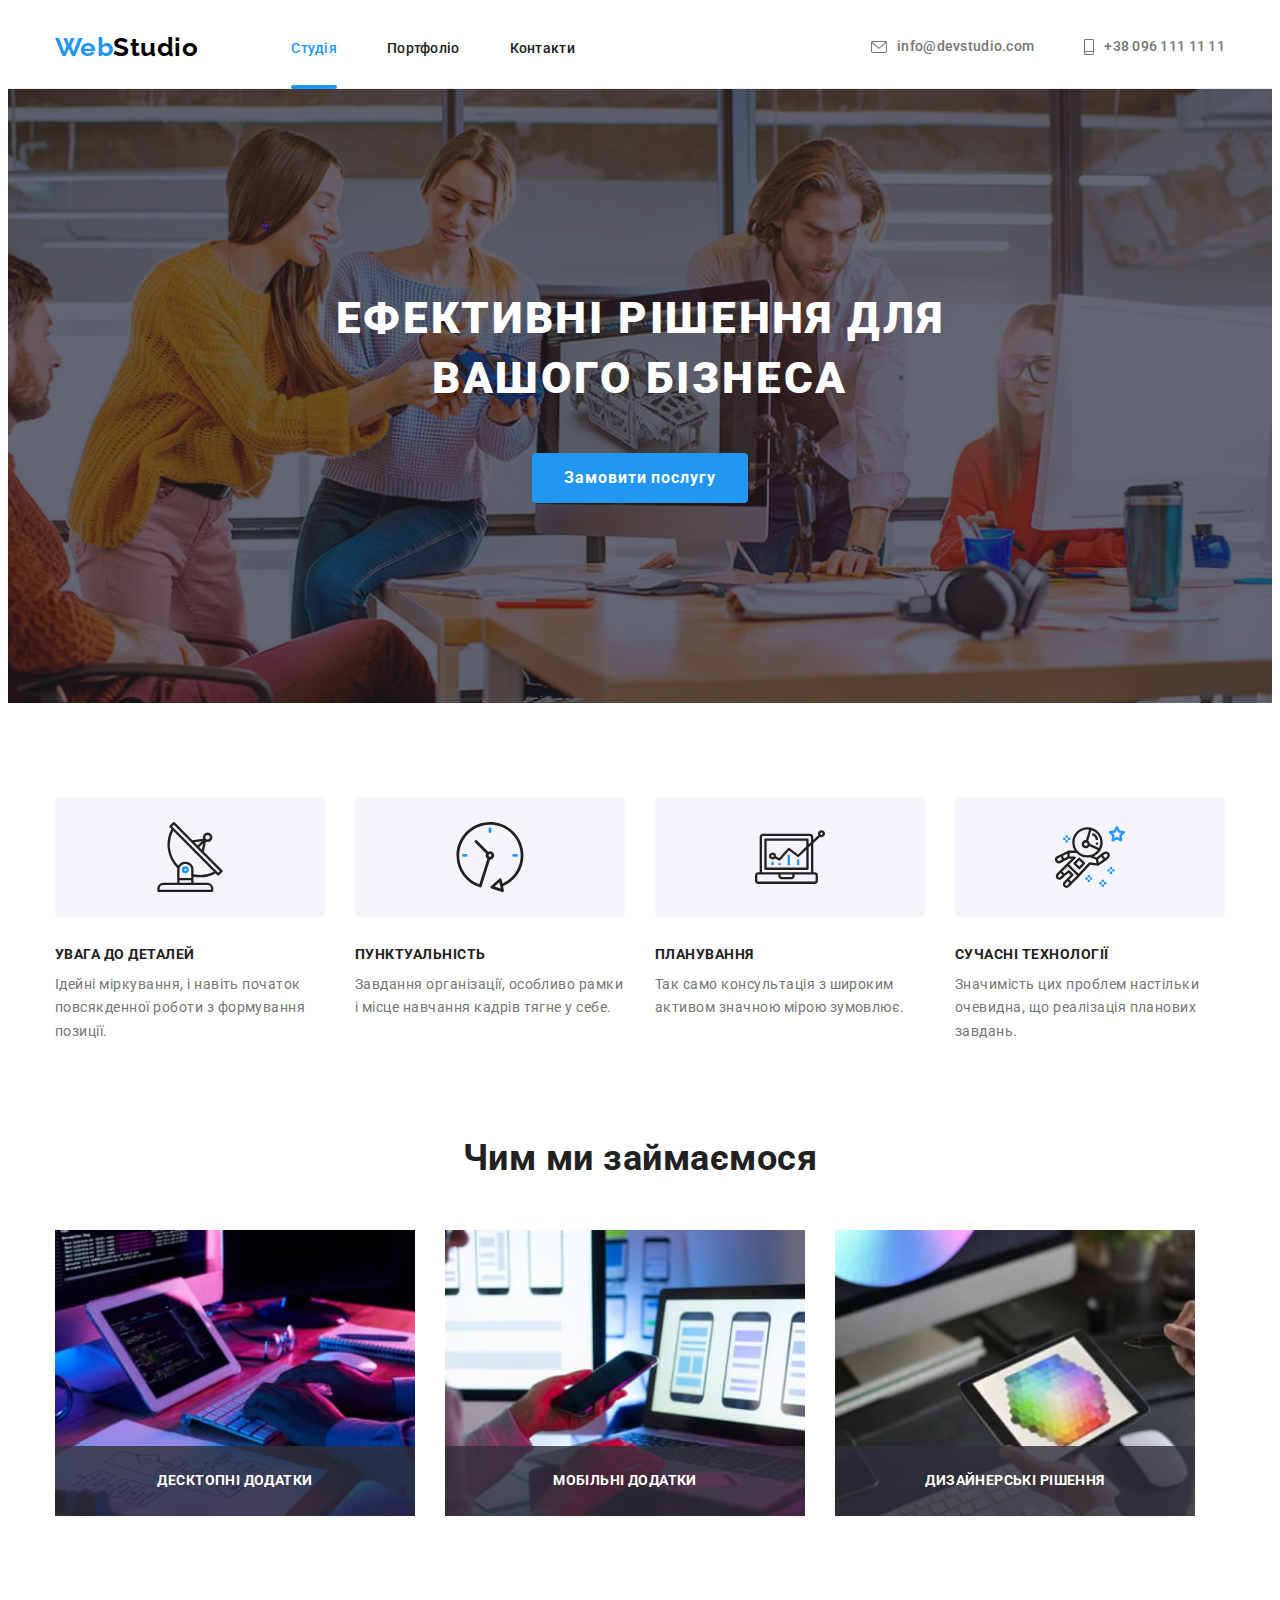
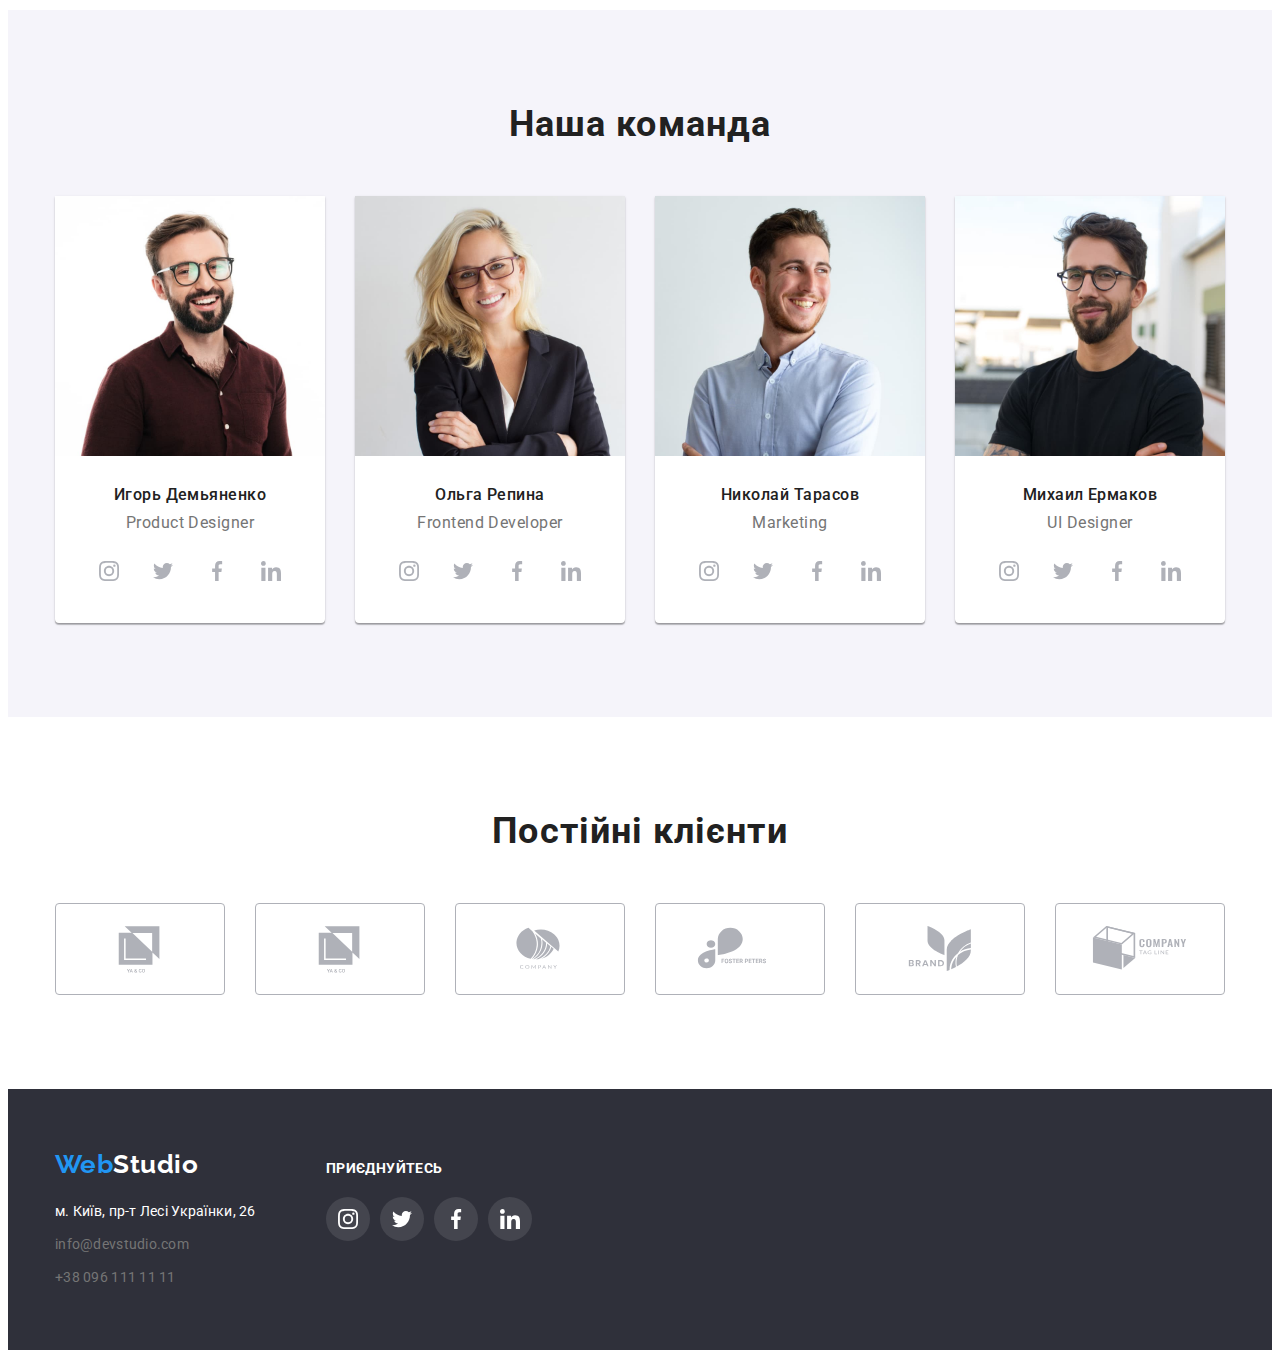
<file: index.html>
<!DOCTYPE html>
<html lang="ua">
<head>
    <meta charset="UTF-8">
    <meta http-equiv="X-UA-Compatible" content="IE=edge">
    <meta name="viewport" content="width=device-width, initial-scale=1.0">
    <title>WebStudio</title>
    <link rel="preconnect" href="https://fonts.googleapis.com">
    <link rel="preconnect" href="https://fonts.gstatic.com" crossorigin>
    <link href="https://fonts.googleapis.com/css2?family=Raleway:wght@700&family=Roboto:wght@400;500;700;900&display=swap" rel="stylesheet">
    <link
            rel="stylesheet"
            href="https://cdnjs.cloudflare.com/ajax/libs/modern-normalize/1.1.0/modern-normalize.min.css"
            integrity="sha512-wpPYUAdjBVSE4KJnH1VR1HeZfpl1ub8YT/NKx4PuQ5NmX2tKuGu6U/JRp5y+Y8XG2tV+wKQpNHVUX03MfMFn9Q=="
            crossorigin="anonymous"
            referrerpolicy="no-referrer"
        />
    <link rel="stylesheet" href="./css/styles.css">
</head>
<body>
    <header class="header">
        <div class="container header-container">
            <nav class="header-container">
                <a class="link header-logo" href="./index.html"> <span class="logo logo-font">Web</span><span class="logo1 logo-font">Studio</span></a>
                <ul class="list header-list">
                    <li><a class="navigation-header current link" href="./index.html">Студія</a></li>
                    <li><a class="navigation-header link" href="./portfolio.html">Портфоліо</a></li>
                    <li><a class="navigation-header link" href="">Контакти</a></li>
    
                </ul> 
            </nav>
            <ul class="list header-connect ">
                <li class="navigation-header">
                    

                        
                    <a class="navigation contact-color footer-img-a footer-img link" href="mailto:info@devstudio.com"><svg class="navigation-header-img" width="16" height="12">
                        <use class="" href="./img/lessons4/symbol-defs.svg#icon-envelope-hover-2"></use>
                        </svg>info@devstudio.com</a>
                    
                </li>
                
                <li class="navigation-header">
                    
                    <a class="navigation contact-color footer-img-a  link" href="tel:+380961111111"><svg class="navigation-header-img" width="10" height="16">
                        <use href="./img/lessons4/symbol-defs.svg#icon-smartphone-1"></use>
                        </svg>+38 096 111 11 11</a>
                
                </li>
            </ul>
        </div>
        
    </header>

    <main>
        <section class="hero">
            <div class="container">
                <h1 class="hero-title hero-text">ЕФЕКТИВНІ РІШЕННЯ ДЛЯ ВАШОГО БІЗНЕСА</h1>
                <button class="hero-title-btn" type="button" data-modal-open>Замовити послугу</button>  
        </section>

        <section class="section-benefits">
            <div class="container">
                <ul class="list container-benefits benefits-title ">
                    <li>
                        <div class="benefits-img">                        
                                <svg width="70" height="70">
                                <use href="./img/lessons4/symbol-defs.svg#icon-antenna-1"></use>
                                </svg>   
                        </div>
                        <h3 class="section-name">УВАГА ДО ДЕТАЛЕЙ</h3>
                        <p class="section-title">Ідейні міркування, і навіть початок повсякденної роботи з формування позиції.</p>
                        
                    </li>
                    <li>
                        <div class="benefits-img">
                            <svg  width="70" height="70">
                            <use href="./img/lessons4/symbol-defs.svg#icon-clock-1"></use>
                            </svg>
                        </div>
                        <h3 class="section-name">ПУНКТУАЛЬНІСТЬ</h3>
                        <p class="section-title">Завдання організації, особливо рамки і місце навчання кадрів тягне у себе.</p>  
                    </li>
                    <li>
                        <div class="benefits-img">
                            
                                <svg  width="70" height="70">
                                <use href="./img/lessons4/symbol-defs.svg#icon-diagram-1"></use>
                                </svg>
                            
                        </div>
                        <h3 class="section-name">ПЛАНУВАННЯ</h3>
                        <p class="section-title">Так само консультація з широким активом значною мірою зумовлює.</p>
                    </li>
                    <li>
                        <div class="benefits-img">
                            <svg width="70" height="70">
                            <use href="./img/lessons4/symbol-defs.svg#icon-astronaut-1"></use>
                            </svg>
                        
                    </div>
                        <h3 class="section-name">СУЧАСНІ ТЕХНОЛОГІЇ</h3>
                        <p class="section-title">Значимість цих проблем настільки очевидна, що реалізація планових завдань.</p>
                    </li>
                </ul>
            </div>
        </section>
        <section class="section-doing-title">
            <div class="container">
                
                <h2 class="section-doing">Чим ми займаємося</h2>
            
                <ul class="list section-doing-picture">
                    <li class="section-doing-text-title"><img src="./img/what are we doing1.jpg" alt="What are we doing" width="370 px section-doing-picture">
                    <p class="section-doing-text">Десктопні додатки</p>
                    </li>
                    <li class="section-doing-text-title"><img src="./img/what are we doing2.jpg" alt="What are we doing" width="370 px section-doing-picture">
                    <p class="section-doing-text">Мобільні додатки</p></li>
                    <li class="section-doing-text-title"><img src="./img/what are we doing3.jpg" alt="What are we doing" width="370 px section-doing-picture">
                    <p class="section-doing-text">Дизайнерські рішення</p></li>
                </ul>
            </div>  
        </section>

        <section class="section section-background">
            <div class="container container-team">
                <h2 class="section-team-title">Наша команда</h2>
                <ul class="list section-corporate">
                    <li class="section-corporate-team"> <img src="./img/Product Designer.jpg" alt="Product Designer" width="270 px">
                    <h3 class="section-team">Игорь Демьяненко</h3> <p class="section-title description">Product Designer</p>
                    <ul class="team-social">
                        <li class="team-social-item list">
                            <a href="" class="team-social-list">
                                <svg class="team-social-icon" width="20" height="20">
                                <use href="./img/lessons4/symbol-defs.svg#icon-instagram-2"></use>
                                </svg>
                            </a></li>
                            <li class="team-social-item list">
                                <a href="" class="team-social-list">
                                    <svg class="team-social-icon" width="20" height="20">
                                    <use href="./img/lessons4/symbol-defs.svg#icon-twitter-1"></use>
                                    </svg>
                                </a></li>
                                <li class="team-social-item list">
                                    <a href="" class="team-social-list">
                                        <svg class="team-social-icon" width="20" height="20">
                                        <use href="./img/lessons4/symbol-defs.svg#icon-facebook-1"></use>
                                        </svg>
                                    </a></li>
                                    <li class="team-social-item list">
                                        <a href="" class="team-social-list">
                                            <svg class="team-social-icon" width="20" height="20">
                                            <use href="./img/lessons4/symbol-defs.svg#icon-linkedin-1"></use>
                                            </svg>
                                        </a></li>
                    </ul> </li>
                    <li class="section-corporate-team"><img src="./img/Frontend Developer.jpg" alt="Frontend Developer" width="270 px">
                    <h3 class="section-team">Ольга Репина</h3> <p class="section-title description">Frontend Developer</p>
                    <ul class="team-social">
                        <li class="team-social-item list">
                            <a href="" class="team-social-list">
                                <svg class="team-social-icon" width="20" height="20">
                                <use href="./img/lessons4/symbol-defs.svg#icon-instagram-2"></use>
                                </svg>
                            </a></li>
                            <li class="team-social-item list">
                                <a href="" class="team-social-list">
                                    <svg class="team-social-icon" width="20" height="20">
                                    <use href="./img/lessons4/symbol-defs.svg#icon-twitter-1"></use>
                                    </svg>
                                </a></li>
                                <li class="team-social-item list">
                                    <a href="" class="team-social-list">
                                        <svg class="team-social-icon" width="20" height="20">
                                        <use href="./img/lessons4/symbol-defs.svg#icon-facebook-1"></use>
                                        </svg>
                                    </a></li>
                                    <li class="team-social-item list">
                                        <a href="" class="team-social-list">
                                            <svg class="team-social-icon" width="20" height="20">
                                            <use href="./img/lessons4/symbol-defs.svg#icon-linkedin-1"></use>
                                            </svg>
                                        </a></li>
                    </ul></li>
                    <li class="section-corporate-team"><img src="./img/Marketing.jpg" alt="Marketing" width="270 px">
                    <h3 class="section-team">Николай Тарасов</h3> <p class="section-title description">Marketing</p>
                    <ul class="team-social">
                        <li class="team-social-item list">
                            <a href="" class="team-social-list">
                                <svg class="team-social-icon" width="20" height="20">
                                <use href="./img/lessons4/symbol-defs.svg#icon-instagram-2"></use>
                                </svg>
                            </a></li>
                            <li class="team-social-item list">
                                <a href="" class="team-social-list">
                                    <svg class="team-social-icon" width="20" height="20">
                                    <use href="./img/lessons4/symbol-defs.svg#icon-twitter-1"></use>
                                    </svg>
                                </a></li>
                                <li class="team-social-item list">
                                    <a href="" class="team-social-list">
                                        <svg class="team-social-icon" width="20" height="20">
                                        <use href="./img/lessons4/symbol-defs.svg#icon-facebook-1"></use>
                                        </svg>
                                    </a></li>
                                    <li class="team-social-item list">
                                        <a href="" class="team-social-list">
                                            <svg class="team-social-icon" width="20" height="20">
                                            <use href="./img/lessons4/symbol-defs.svg#icon-linkedin-1"></use>
                                            </svg>
                                        </a></li>
                    </ul></li>
                    <li class="section-corporate-team"><img src="./img/UI Designer.jpg" alt="UI Designer" width="270 px">
                    <h3 class="section-team">Михаил Ермаков</h3> <p class="section-title description">UI Designer</p>
                    <ul class="team-social">
                        <li class="team-social-item list">
                            <a href="" class="team-social-list">
                                <svg class="team-social-icon" width="20" height="20">
                                <use href="./img/lessons4/symbol-defs.svg#icon-instagram-2"></use>
                                </svg>
                            </a></li>
                            <li class="team-social-item list">
                                <a href="" class="team-social-list">
                                    <svg class="team-social-icon" width="20" height="20">
                                    <use href="./img/lessons4/symbol-defs.svg#icon-twitter-1"></use>
                                    </svg>
                                </a></li>
                                <li class="team-social-item list">
                                    <a href="" class="team-social-list">
                                        <svg class="team-social-icon" width="20" height="20">
                                        <use href="./img/lessons4/symbol-defs.svg#icon-facebook-1"></use>
                                        </svg>
                                    </a></li>
                                    <li class="team-social-item list">
                                        <a href="" class="team-social-list">
                                            <svg class="team-social-icon" width="20" height="20">
                                            <use href="./img/lessons4/symbol-defs.svg#icon-linkedin-1"></use>
                                            </svg>
                                        </a></li>
                    </ul></li>
                </ul>
            </div>   
        </section>

        <section class="section-clients">
            
            <div class="container">
                <h2 class="client-title">Постійні клієнти</h2>
            <ul class="client-post-title">
                <li class="client-item list">
                    <a href="" class="client-img" >
                        <svg class="client-icon" width="106" height="60">
                        <use href="./img/lessons4/symbol-defs.svg#icon-Logo"></use>
                        </svg>
                    </a></li>
                    <li class="client-item list">
                        <a href="" class="client-img">
                            <svg class="client-icon" width="106" height="60">
                            <use href="./img/lessons4/symbol-defs.svg#icon-Logo"></use>
                            </svg>
                    </a></li>
                <li class="client-item list">
                    <a href="" class="client-img">
                        <svg class="client-icon" width="106" height="60">
                        <use href="./img/lessons4/symbol-defs.svg#icon-Logo-2"></use>
                        </svg>
                    </a></li>
                <li class="client-item list">
                    <a href="" class="client-img">
                        <svg class="client-icon" width="106" height="60">
                        <use href="./img/lessons4/symbol-defs.svg#icon-Logo-3"></use>
                        </svg>
                    </a></li>  
                <li class="client-item list">
                    <a href="" class="client-img">
                        <svg class="client-icon" width="106" height="60">
                        <use href="./img/lessons4/symbol-defs.svg#icon-Logo-4"></use>
                        </svg>
                    </a></li>
                <li class="client-item list">
                    <a href="" class="client-img">
                        <svg class="client-icon" width="106" height="60">
                        <use href="./img/lessons4/symbol-defs.svg#icon-Logo-5"></use>
                        </svg>
                    </a></li>        
        </ul>
    </div>
        </section>
    </main>
    <footer class="footer">
        <div class="container footer-container">
            <div class="footer-section">
            <div class="footer-logo">
            <a class="link footer-logo" href="index.html"> <span class="logo logo-font">Web</span><span class="logo2 logo-font">Studio</span></a>
            </div>

            <address class="footer-address">
                <ul class="list footer-contacts">
                    
                    <li class="footer-contact"> <a class="navigation footer-address-font navigation-address link" href="https://goo.gl/maps/xgKNqcMdcs3EZ4Po8" target="_blank" rel="noopener noreferrer">м. Київ, пр-т Лесі Українки, 26</a></li>
                    <li class="footer-contact"><a class="navigation contact-color footer-address-font link" href="mailto:info@devstudio.com">info@devstudio.com</a></li>
                    <li class="footer-contact"><a class="navigation contact-color footer-address-font link" href="tel:+380961111111">+38 096 111 11 11</a></li>
                </ul> 
            </address>
        </div>
        

        <div class="join-up"><h2 class="join-up-title">приєднуйтесь</h2>
        <ul class="join-up-list  ">
            <li class="team-social-item list">
                <a href="" class="join-up-list-social">
                    <svg class="join-up-icon" width="20" height="20">
                    <use href="./img/lessons4/symbol-defs.svg#icon-instagram-2"></use>
                    </svg>
                </a></li>
                <li class="team-social-item list">
                    <a href="" class="join-up-list-social">
                        <svg class="join-up-icon" width="20" height="20">
                        <use href="./img/lessons4/symbol-defs.svg#icon-twitter-1"></use>
                        </svg>
                    </a></li>
                    <li class="team-social-item list">
                        <a href="" class="join-up-list-social">
                            <svg class="join-up-icon" width="20" height="20">
                            <use href="./img/lessons4/symbol-defs.svg#icon-facebook-1"></use>
                            </svg>
                        </a></li>
                        <li class="team-social-item list">
                            <a href="" class="join-up-list-social">
                                <svg class="join-up-icon" width="20" height="20">
                                <use href="./img/lessons4/symbol-defs.svg#icon-linkedin-1"></use>
                                </svg>
                            </a></li>
        </ul>
    </div>
        
        </div>
    </footer>

    <div class="backdrob is-hidden" data-modal>
        <div class="modal">
            <button type="button" class="modal-button" data-modal-close>
                <svg class="modal-icon" width="11" height="11">
                <use  href="./img/lessons4/symbol-defs.svg#icon-cross"></use>
                </svg></button>
        </div>
    
    </div>
    
    <script src="./js/modal.js"></script>
</body>
</html>
</file>
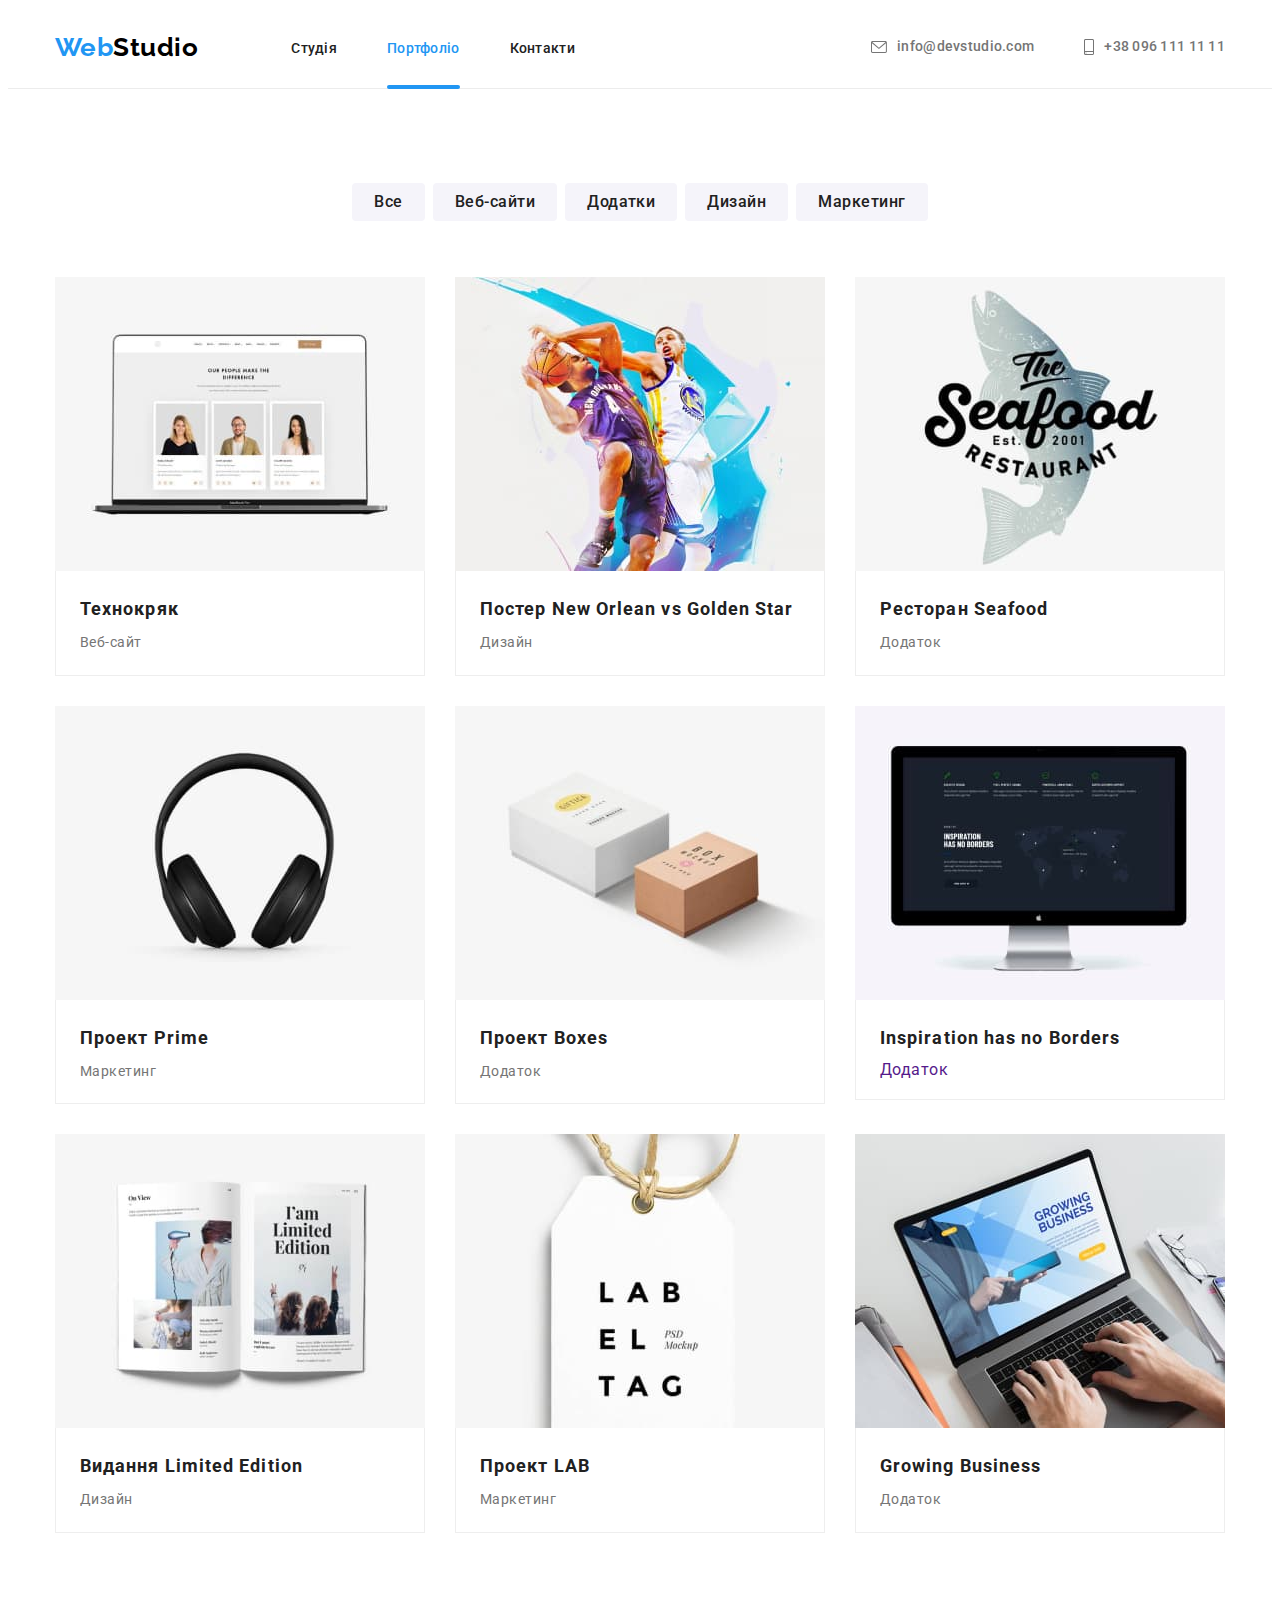
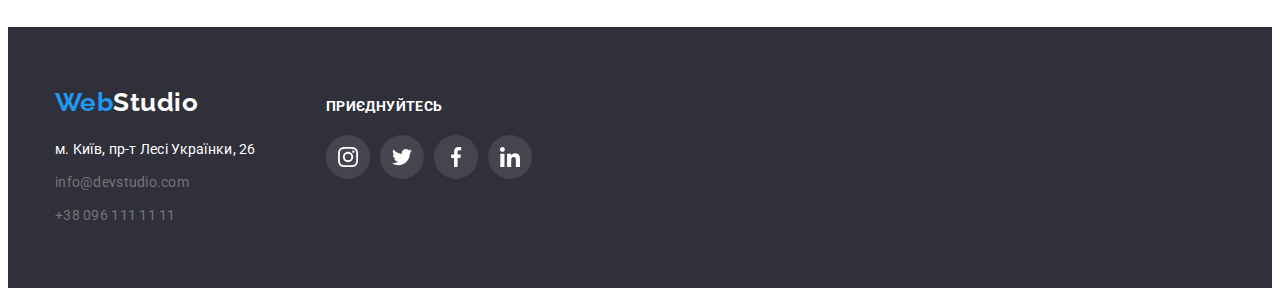
<file: portfolio.html>
<!DOCTYPE html>
<html lang="ua">
<head>
    <meta charset="UTF-8">
    <meta http-equiv="X-UA-Compatible" content="IE=edge">
    <meta name="viewport" content="width=device-width, initial-scale=1.0">
    <title>Portfolio</title>
    <link rel="preconnect" href="https://fonts.googleapis.com">
    <link rel="preconnect" href="https://fonts.gstatic.com" crossorigin>
    <link href="https://fonts.googleapis.com/css2?family=Raleway:wght@700&family=Roboto:wght@400;500;700;900&display=swap" rel="stylesheet">
    <link
            rel="stylesheet"
            href="https://cdnjs.cloudflare.com/ajax/libs/modern-normalize/1.1.0/modern-normalize.min.css"
            integrity="sha512-wpPYUAdjBVSE4KJnH1VR1HeZfpl1ub8YT/NKx4PuQ5NmX2tKuGu6U/JRp5y+Y8XG2tV+wKQpNHVUX03MfMFn9Q=="
            crossorigin="anonymous"
            referrerpolicy="no-referrer"
        />
    <link rel="stylesheet" href="./css/styles.css">
    
</head>
<body>
    <header class="header">
        <div class="container header-container">
            <nav class="header-container">
                <a class="link header-logo" href="./index.html"> <span class="logo logo-font">Web</span><span class="logo1 logo-font">Studio</span></a>
                <ul class="list header-list">
                    <li><a class="navigation-header link" href="./index.html">Студія</a></li>
                    <li><a class="navigation-header current link" href="./portfolio.html">Портфоліо</a></li>
                    <li><a class="navigation-header link" href="">Контакти</a></li>
    
                </ul> 
            </nav>
            <ul class="list header-connect ">
                <li class="navigation-header">
                    

                        
                    <a class="navigation contact-color footer-img-a footer-img link" href="mailto:info@devstudio.com"><svg class="navigation-header-img" width="16" height="12">
                        <use class="" href="./img/lessons4/symbol-defs.svg#icon-envelope-hover-2"></use>
                        </svg>info@devstudio.com</a>
                    
                </li>
                
                <li class="navigation-header">
                    
                    <a class="navigation contact-color footer-img-a  link" href="tel:+380961111111"><svg class="navigation-header-img" width="10" height="16">
                        <use href="./img/lessons4/symbol-defs.svg#icon-smartphone-1"></use>
                        </svg>+38 096 111 11 11</a>
                
                </li>
            </ul>
        </div>
        
    </header>

    <main>
    <section class="section-portfolios">
        <div class="container">
            <h2 class="visually-hidden">Кнопки портфоліо</h2>

    <ul class="list button-portfolio">
        <li><button class="button-secondary portfolio-item" type="button">Все</button></li>
        <li><button class="button-secondary portfolio-item" type="button">Веб-сайти</button></li>
        <li><button class="button-secondary portfolio-item" type="button">Додатки</button></li>
        <li><button class="button-secondary portfolio-item" type="button">Дизайн</button></li>
        <li><button class="button-secondary portfolio-item" type="button">Маркетинг</button></li>
    </ul>

    <h2 class="visually-hidden">Роботи</h2>
    <ul class="list work-portfolio">

        <li>
            <a class="link work-portfolio-text-position" href="">
            <div class="work-portfolio-card work-portfolio-text-wrap" >
            <img src="./img/lessons2/web-site.jpg" alt="web-site" width="370">
            <p class="work-portfolio-text">Ресурс пропонує комплексні пропозиції з 
                різним рівнем функціоналу та сервісів. Все це дозволить відвідувачу 
                отримати вичерпні відомості про компанію чи приватну особу ексні пропозиції з 
                різним рівнем функціоналу та сервісів. Все це дозволить відвідувачу 
                отримати вичерпні відомості про компанію чи приватну особу.</p></div>
            <div class="portfolio-card"><h3 class="list section-portfolio">Технокряк</h3>
            <p class="section-title-portfolio">Веб-сайт</p></div>
            </a>
        </li>

        <li>
            <a class="work-portfolio-text-position link" href="">
            <div class="work-portfolio-card work-portfolio-text-wrap">
            <img src="./img/lessons2/new orlean vs golden star.jpg" alt="game_layout_design" width="370">
            <p class="work-portfolio-text">Ресурс пропонує комплексні пропозиції з 
                різним рівнем функціоналу та сервісів. Все це дозволить відвідувачу 
                отримати вичерпні відомості про компанію чи приватну особу.</p></div>
            <div class="portfolio-card"><h3 class="list section-portfolio">Постер New Orlean vs Golden Star</h3>
            <p class="section-title-portfolio">Дизайн</p></div>
            </a>
        </li>

        <li>
            <a class="work-portfolio-text-position link" href="">
            <div class="work-portfolio-card work-portfolio-text-wrap">
            <img src="./img/lessons2/restoraunt_Seafood.jpg" alt="addition_restoraunt_Seafood" width="370">
            <p class="work-portfolio-text">Ресурс пропонує комплексні пропозиції з 
                різним рівнем функціоналу та сервісів. Все це дозволить відвідувачу 
                отримати вичерпні відомості про компанію чи приватну особу. рс пропонує комплексні пропозиції з 
                різним рівнем функціоналу та сервісів. Все це дозволить відвідувачу 
                отримати вичерпні відомості про компанію чи приватну особу ексні пропозиції з 
                різним рівнем функціоналу та сервісів. Все це дозволить відвідувачу 
                отримати вичерпні відомості про компанію чи</p></div>
            <div class="portfolio-card"><h3 class="list section-portfolio">Ресторан Seafood</h3>
            <p class="section-title-portfolio">Додаток</p></div>
            </a>
        </li>

        <li>
            <a class="link work-portfolio-text-position" href="">
            <div class="work-portfolio-card work-portfolio-text-wrap">
            <img src="./img/lessons2/prime.jpg" alt="marketing_project_prime" width="370">
            <p class="work-portfolio-text">Ресурс пропонує комплексні пропозиції з 
                різним рівнем функціоналу та сервісів. Все це дозволить відвідувачу 
                отримати вичерпні відомості про компанію чи приватну особу.</p></div>
            <div class="portfolio-card"><h3 class="list section-portfolio">Проект Prime</h3>
            <p class="section-title-portfolio">Маркетинг</p></div>
            </a>
        </li>

        <li>
            <a class="link work-portfolio-text-position" href="">
            <div class="work-portfolio-card work-portfolio-text-wrap">
            <img src="./img/lessons2/boxes.jpg" alt="addition_project_boxes" width="370">
            <p class="work-portfolio-text">Ресурс пропонує комплексні пропозиції з 
                різним рівнем функціоналу та сервісів. Все це дозволить відвідувачу 
                отримати вичерпні відомості про компанію чи приватну особу.</p></div>
            <div class="portfolio-card"><h3 class="list section-portfolio">Проект Boxes</h3>
            <p class="section-title-portfolio">Додаток</p></div>
            </a>
        </li>

        <li>
            <a class="link work-portfolio-text-position" href="">
            <div class="work-portfolio-card work-portfolio-text-wrap">
            <img src="./img/lessons2/Inspiration has no Borders.jpg" alt="Inspiration has no Borders" width="370">
            <p class="work-portfolio-text">Ресурс пропонує комплексні пропозиції з 
                різним рівнем функціоналу та сервісів. Все це дозволить відвідувачу 
                отримати вичерпні відомості про компанію чи приватну особу.</p></div>
            <div class="portfolio-card"><h3 class="list section-portfolio">Inspiration has no Borders</h3>
            <p class="ssection-title-portfolio">Додаток</p></div>  
            </a>
        </li>

        <li>
            <a class="link work-portfolio-text-position" href="">
            <div class="work-portfolio-card work-portfolio-text-wrap">
            <img src="./img/lessons2/Limited Edition.jpg" alt="design_book_Limited Edition" width="370">
            <p class="work-portfolio-text">Ресурс пропонує комплексні пропозиції з 
                різним рівнем функціоналу та сервісів. Все це дозволить відвідувачу 
                отримати вичерпні відомості про компанію чи приватну особу.</p></div>
            <div class="portfolio-card"><h3 class="list section-portfolio">Видання Limited Edition</h3>
            <p class="section-title-portfolio">Дизайн</p></div> 
            </a>
        </li>

        <li>
            <a class="link work-portfolio-text-position" href="">
            <div class="work-portfolio-card work-portfolio-text-wrap">
            <img src="./img/lessons2/lab.jpg" alt="project_lab" width="370">
            <p class="work-portfolio-text">Ресурс пропонує комплексні пропозиції з 
                різним рівнем функціоналу та сервісів. Все це дозволить відвідувачу 
                отримати вичерпні відомості про компанію чи приватну особу.</p></div>
            <div class="portfolio-card"><h3 class="list section-portfolio">Проект LAB</h3>
            <p class="section-title-portfolio">Маркетинг</p></div>  
            </a>
        </li>

        <li>
            <a class="link work-portfolio-text-position" href="">
            <div class="work-portfolio-card work-portfolio-text-wrap">
            <img src="./img/lessons2/Growing Business.jpg" alt="addition_Growing_Business" width="370">
            <p class="work-portfolio-text">Ресурс пропонує комплексні пропозиції з 
                різним рівнем функціоналу та сервісів. Все це дозволить відвідувачу 
                отримати вичерпні відомості про компанію чи приватну особу.</p></div>
            <div class="portfolio-card"><h3 class="list section-portfolio">Growing Business</h3>
            <p class="section-title-portfolio">Додаток</p></div>  
            </a> 
        </li>
    </ul>

        </div>
    
</section>

    </main>

    <footer class="footer">
        <div class="container footer-container">
            <section class="footer-section">
            <div class="footer-logo">
            <a class="link footer-logo" href="index.html"> <span class="logo logo-font">Web</span><span class="logo2 logo-font">Studio</span></a>
            </div>

            <address class="footer-address">
                <ul class="list footer-contacts">
                    
                    <li class="footer-contact"> <a class="navigation footer-address-font navigation-address link" href="https://goo.gl/maps/xgKNqcMdcs3EZ4Po8" target="_blank" rel="noopener noreferrer">м. Київ, пр-т Лесі Українки, 26</a></li>
                    <li class="footer-contact"><a class="navigation contact-color footer-address-font link" href="mailto:info@devstudio.com">info@devstudio.com</a></li>
                    <li class="footer-contact"><a class="navigation contact-color footer-address-font link" href="tel:+380961111111">+38 096 111 11 11</a></li>
                </ul> 
            </address>
        </section>
        

        <div class="join-up"><h2 class="join-up-title">приєднуйтесь</h2>
            <ul class="join-up-list  ">
                <li class="team-social-item list">
                    <a href="" class="join-up-list-social">
                        <svg class="join-up-icon" width="20" height="20">
                        <use href="./img/lessons4/symbol-defs.svg#icon-instagram-2"></use>
                        </svg>
                    </a></li>
                    <li class="team-social-item list">
                        <a href="" class="join-up-list-social">
                            <svg class="join-up-icon" width="20" height="20">
                            <use href="./img/lessons4/symbol-defs.svg#icon-twitter-1"></use>
                            </svg>
                        </a></li>
                        <li class="team-social-item list">
                            <a href="" class="join-up-list-social">
                                <svg class="join-up-icon" width="20" height="20">
                                <use href="./img/lessons4/symbol-defs.svg#icon-facebook-1"></use>
                                </svg>
                            </a></li>
                            <li class="team-social-item list">
                                <a href="" class="join-up-list-social">
                                    <svg class="join-up-icon" width="20" height="20">
                                    <use href="./img/lessons4/symbol-defs.svg#icon-linkedin-1"></use>
                                    </svg>
                                </a></li>
            </ul>
        </div>
        
        </div>
    </footer>


</body>
</html>
</file>
<file: css/styles.css>
/* КОЛІР РСНОВНОГО ТЕКСТУ #212121 */
/* ДРУГОРЯДНИЙ КОЛІР ТЕКСТУ #757575 */

*{  
    box-sizing: border-box;
}

p, h1, h2, h3, h4, h5, h6 { 
margin: 0;
}

ul {
margin: 0;
padding-left: 0;
}

img{
    display: block;
    max-width:100%; 
    height:auto; 
}

:root{
    --main-text: #212121;
    --secondary-text: #757575;
}

body{
    background-color:#FFFFFF ;
    color: var(--main-text);
    font-family: 'Roboto', sans-serif;
    letter-spacing: 0.03em  
}

.header{
    background-color: #FFFFFF;
    padding-top: 24px;
    padding-bottom: 25px;
    border-bottom-width: 1px; 
    border-bottom-style: solid; 
    border-bottom-color: #ECECEC;
}

.container{
    max-width: 1200px;
    margin-left: auto;
    margin-right: auto;
    padding-left: 15px;
    padding-right: 15px;
}

.visually-hidden {
    position: absolute;
    white-space: nowrap;
    width: 1px;
    height: 1px;
    overflow: hidden;
    border: 0;
    padding: 0;
    clip: rect(0 0 0 0);
    clip-path: inset(50%);
    margin: -1px;
}

.logo{
    color: #2196F3;
}

.logo1{
    color: #000000;
}

.logo-font{
    font-family: 'Raleway';
    font-weight: 700;
    font-size: 26px;
    line-height: 1.19;
}

.navigation{
    color: var(--secondary-text);
    font-weight: 500;
    font-size: 14px;
    line-height: 1.14;
    letter-spacing: 0.02em;
    transition: color 250ms cubic-bezier(0.4, 0, 0.2, 1);
}



.navigation-header{
    color: var(--main-text);
    font-weight: 500;
    font-size: 14px;
    line-height: 1.14;
    letter-spacing: 0.02em;
    transition: color 250ms cubic-bezier(0.4, 0, 0.2, 1);
}

.navigation:hover,
.navigation:focus{
    color: #2196F3;
}

.navigation-header:hover ,
.navigation-header:focus{
    color: #2196F3;
    
}



/* .navigation-header:hover .navigation,
.navigation-header:focus .navigation{
    color: #2196F3;
    fill: #2196F3;
} */


.footer-img-a{
    fill: var(--secondary-text);
    
}

.header-connect{
    margin-left: auto;
    display: flex;
    align-items: center;
    gap: 50px;
}

.header-logo{
    margin-right: 93px;
}

.header-list{
    display: flex;
    align-items: center;
    gap: 50px;
}

.header-container{
    display: flex;
    align-items: center;
}

.list{
    list-style: none;
}

.link{
    text-decoration: none; 
}

.contact-color{
    color: var(--secondary-text);
    display: flex;
    align-items: center;
}

.navigation-header-img{
    margin-right: 10px;
    fill: currentColor;
}

.hero{
    background-color: #2F303A;
    padding-top: 200px;
    padding-bottom: 200px;
    background-color: #2F303A;
    font-weight: 900;
    font-size: 44px;
    line-height: 1.36;    
    letter-spacing: 0.06em;
    text-align: center;
    background-image: linear-gradient( rgba(47, 48, 58, 0.4),
    rgba(47, 48, 58, 0.4)), 
    url(../img/lessons4/hero.jpg);
    background-repeat: no-repeat;
    background-position: center;
    background-size: cover;
}

.hero-title, .logo2, .navigation-address{
    color: #FFFFFF;
}

.hero-text{
    
    font-weight:900;
    font-size: 44px;
    line-height: 1.36;
    letter-spacing: 0.06em;
    text-align: center;
    width: 696px;
    margin-bottom: 30px;
    margin-left: auto;
    margin-right: auto;
}

.hero-title-btn{
    font-family: 'Roboto';
    font-style: normal;
    font-weight: 700;
    font-size: 16px;
    line-height: 1.88;
    letter-spacing: 0.06em;
    margin-left: auto;
    margin-right: auto;
    padding: 10px 32px;
    color:#FFFFFF;
    background-color: #2196F3; 
    border: none;
    border-radius: 4px;
}

.container-benefits{
    display: flex;
    gap: 30px;
}

.section-corporate{
    
    display: flex;
    align-items: center;
    gap: 30px;
    
}

.section-name{
    font-weight: 700;
    font-size: 14px;
    line-height: 1.14;
    margin-bottom: 10px;
}

.section-title{
    color: var(--secondary-text);
    font-weight: 400;
    font-size: 14px;
    line-height: 1.7;
}


.section-doing{
    font-weight: 700;
    font-size: 36px;
    line-height: 1.16; 
    display: block;
    text-align: center;
    margin-bottom: 50px;
}

.section-doing-picture{
    margin-right: 30px;
    display: flex;
    align-items: center;
    gap: 30px;
    
}

.section-doing-text-title{
    position: relative;
}



.section-doing-text{
    position: absolute;
    width: 100%;
    height: 70px;
    background-color: rgba(47, 48, 58, 0.8);
    color: #FFFFFF;
    display: flex;
    align-items: center;
    justify-content: center;
    font-weight: 700;
    font-size: 14px;
    line-height: 1.14;
    text-align: center;
    letter-spacing: 0.03em;
    text-transform: uppercase;
    bottom: 0;
    left: 0;
}

.section-team{
    font-weight: 500;
    font-size: 16px;
    line-height: 1.18;
    margin-bottom: 10px;
    padding-top: 30px;
}

.description{
    font-weight: 400;
    font-size: 16px;
    line-height: 1.18; 
    margin-bottom: 16px;
}

.container-team{
    text-align: center;
}


.footer{
    padding: 60px 0;
    background-color: #2F303A;

}

.footer-logo{
    margin-bottom: 20px;
}

.footer-address-font{
    font-weight: 400;
    font-size: 14px;
    line-height: 1.71;
    font-style: normal;
    display: block;
}

.section-background{
    background-color: #F5F4FA;
}



.button-secondary{
    color: var(--main-text);
    background-color: #F5F4FA;
    border: none;
    border-radius: 4px;
    padding: 6px 22px;
    transition: color 250ms cubic-bezier(0.4, 0, 0.2, 1),
    background-color 250ms cubic-bezier(0.4, 0, 0.2, 1);
    
}

.button-secondary:hover,
.button-secondary:focus{
    color: #FFFFFF;
    background-color: #2196F3;
    box-shadow: 0px 3px 1px rgba(0, 0, 0, 0.1), 0px 1px 2px rgba(0, 0, 0, 0.08), 0px 2px 2px rgba(0, 0, 0, 0.12);
    
}

.current{
    color: #2196F3;
    position: relative;
}

.current::after{
    position: absolute;
    content: '' ;
    width: 100%;
    height: 4px;
    left: 0;
    bottom: -33px;
    
    background: #2196F3;
    border-radius: 2px;
}

.portfolio-item{
    font-family: 'Roboto';
    font-weight: 500;
    font-size: 16px;
    line-height: 1.62;
    letter-spacing: 0.03em;
    padding: 6px 22px;

}

.section{
    color: var(--main-text);
    padding: 94px 15px ;
    

}

.section-benefits{
    padding-top: 94px; ;
}

button{
    cursor: pointer;
}

.section-portfolio{
    font-family: 'Roboto';
    font-weight: 700;
    font-size: 18px;
    line-height: 2;
    letter-spacing: 0.06em;
    color: var(--main-text);
    margin-bottom: 4px;
}

.section-title-portfolio{
    color: var(--secondary-text);
    font-weight: 400;
    font-size: 14px;
    line-height: 1.7;
}

.work-portfolio{
    display: flex;
    flex-wrap: wrap;
    gap: 30px;
    transition: color 250ms cubic-bezier(0.4, 0, 0.2, 1);
}


.work-portfolio-text-position:hover .work-portfolio-text,
.work-portfolio-text-position:focus .work-portfolio-text{
    transform: translateY(0%);
    
}

.work-portfolio-text-position:hover,
.work-portfolio-text-position:focus{
    box-shadow: 0px 1px 1px rgba(0, 0, 0, 0.12), 0px 4px 4px rgba(0, 0, 0, 0.06), 1px 4px 6px rgba(0, 0, 0, 0.16);
    
}

.work-portfolio-text:hover,
.work-portfolio-text:focus {
    box-shadow: 0px 1px 1px rgba(0, 0, 0, 0.12), 0px 4px 4px rgba(0, 0, 0, 0.06), 1px 4px 6px rgba(0, 0, 0, 0.16);
    

}

.work-portfolio-text-wrap{
    position: relative;
    overflow: hidden;
    transition: color 250ms cubic-bezier(0.4, 0, 0.2, 1);
}


.work-portfolio-text{
    position: absolute;
    top: 0;
    left: 0;
    font-weight: 400;
    font-size: 18px;
    line-height: 1.5;
    letter-spacing: 0.03em;    
    color: #FFFFFF;
    padding: 63px 24px;
    background: rgba(33, 150, 243, 0.9);
    height: 100%;
    width: 100%;
    transform: translateY(101%);
    transition: transform 250ms cubic-bezier(0.4, 0, 0.2, 1);
    overflow: auto;
}

.work-portfolio-text-position{
    display: block;
    transition: box-shadow 250ms cubic-bezier(0.4, 0, 0.2, 1);
    
}

.work-portfolio-text:hover .work-portfolio-text-position,
.work-portfolio-text:focus .work-portfolio-text-position{
    transform: translateY(101%);
    box-shadow: 0px 1px 1px rgba(0, 0, 0, 0.12), 0px 4px 4px rgba(0, 0, 0, 0.06), 1px 4px 6px rgba(0, 0, 0, 0.16);

}



.button-portfolio{
    display: flex;
    gap: 8px;
    margin-bottom: 56px;
    justify-content: center; 
}

.section-doing-title{
    padding-top: 94px;
    padding-bottom: 94px;
}

.footer-contact:not(:last-child) {
    margin-bottom: 9px;
}

.section-teams{
    padding-top: 30px;
    padding-bottom: 30px;
}

.section-corporate-team{
    background-color: #FFFFFF;
    box-shadow: 0px 1px 3px rgba(0, 0, 0, 0.12), 0px 1px 1px rgba(0, 0, 0, 0.14), 0px 2px 1px rgba(0, 0, 0, 0.2);
    border-radius: 0px 0px 4px 4px;
}

.section-portfolios{
    padding-top: 94px;
    padding-bottom: 94px;
}

.portfolio-card{
    background: #FFFFFF;
    border: 1px solid #EEEEEE;
    padding: 20px 24px;
    border-top: none;

}

.section-team-title{
    font-weight: 700;
    font-size: 36px;
    line-height: 1.16;
    text-align: center;
    letter-spacing: 0.03em;
    margin-bottom: 50px;
}

.team-social{
    display: flex;
    gap: 10px;
    justify-content: center;

    padding-bottom: 30px;
}

.team-social-list{
    width: 44px;
    height: 44px;
    border-radius: 50%;
    background-color:  #FFFFFF;
    display: block;
    display: flex;
    align-items: center;
    justify-content: center;
    color: #2196F3;
    transition: background-color  250ms cubic-bezier(0.4, 0, 0.2, 1);
    }

.team-social-list:hover,
.team-social-list:focus{
    background-color: #2196F3;
    
}

.team-social-list:hover .team-social-icon,
.team-social-list:focus .team-social-icon{
    fill: #FFFFFF;
    
}

    
.team-social-icon{
    fill: #AFB1B8;
    transition: fill 250ms cubic-bezier(0.4, 0, 0.2, 1);
}

.benefits-img{
    width: 270px;
    height: 120px;
    background-color: #F5F4FA;
    margin-bottom: 30px;
    border-radius: 4px;
    display: flex;
    align-items: center;
    justify-content: center;
}

.section-clients{
    padding-top: 94px;
    padding-bottom: 94px;
}

.client-title{
    text-align: center;
    font-weight: 700;
    font-size: 36px;
    line-height: 1.16;
    letter-spacing: 0.03em;
    margin-bottom: 50px;
}


.client-post-title{
    display: flex;
    gap: 30px;
    justify-content: center; 

    
}

.client-img{
    fill: #AFB1B8;
    width: 170px;
    height: 92px;
    border: 1px solid #AFB1B8;
    border-radius: 4px;
    display: flex;
    align-items: center;
    justify-content: center;
    transition: border-color 250ms cubic-bezier(0.4, 0, 0.2, 1), 
    fill 250ms cubic-bezier(0.4, 0, 0.2, 1);
}

/* .client-item{
    width: 170px;
    height: 92px;
    border: 1px solid #AFB1B8;
    border-radius: 4px;
    display: flex;
    align-items: center;
    justify-content: center;
} */

.client-img:hover,
.client-img:focus{
    border-color: #2196F3;
    fill: #2196F3;
    
}

/* .client-item:hover,
.client-item:focus{
    border: 1px solid #2196F3;
    color: #2196F3;
    
    
} */

.client-icon:hover,
.client-icon:focus{
    
    
}


.footer-container{
    display: flex;
    align-items: baseline;
}

.join-up{
    margin-left: 70px; 
}

.join-up-list{
    display: flex;
    gap: 10px;
    justify-content: center;
    
    
    
}

.join-up-title{
    font-weight: 700;
    font-size: 14px;
    line-height: 1.14;
    letter-spacing: 0.03em;
    text-transform: uppercase;
    color: #FFFFFF;
    padding-bottom: 20px;
    
}

.join-up-list-social{
    width: 44px;
    height: 44px;
    border-radius: 50%;
    background-color:  rgba(255, 255, 255, 0.1);;
    display: block;
    display: flex;
    align-items: center;
    justify-content: center;
    color: #2196F3;
    transition: background-color 250ms cubic-bezier(0.4, 0, 0.2, 1);
    }

.join-up-list-social:hover,
.join-up-list-social:focus{
    background-color: #2196F3;  
}


    
.join-up-icon{
    fill: #FFFFFF;
}

.backdrob{
    position: fixed;
    top: 0;
    width: 100vw;
    height: 100vh;
    background-color: rgba(0, 0, 0, 0.2);
    transition: opacity 250ms cubic-bezier(0.4, 0, 0.2, 1), visibility 250ms cubic-bezier(0.4, 0, 0.2, 1);
    
}

.backdrob.is-hidden .modal{
    transform: translate( -50%, -50% ) scale(0);
}

.modal{
    position: absolute;
    width: 528px;
    min-height: 581px;
    background: #FFFFFF;
    box-shadow: 0px 1px 3px rgba(0, 0, 0, 0.12), 0px 1px 1px rgba(0, 0, 0, 0.14), 0px 2px 1px rgba(0, 0, 0, 0.2);
    border-radius: 4px;
    top: 50%;
    left: 50%;
    transform: translate( -50%, -50% ) scale(1);
    transition: transform 250ms cubic-bezier(0.4, 0, 0.2, 1);
}

.modal-button{
    position: absolute;
    top: 8px;
    right: 8px;
    display: flex;
    align-items: center;
    justify-content: center;
    width: 30px;
    height: 30px;
    padding: 0;
    cursor: pointer;
    border-radius: 50%;
    color: #000000;
    background-color: transparent;
    border: 1px solid rgba(0, 0, 0, 0.1);
}

.modal-icon{
    fill: currentColor;
    
}

.is-hidden{
    opacity: 0;
    visibility: hidden;
    pointer-events: none;
}
</file>
